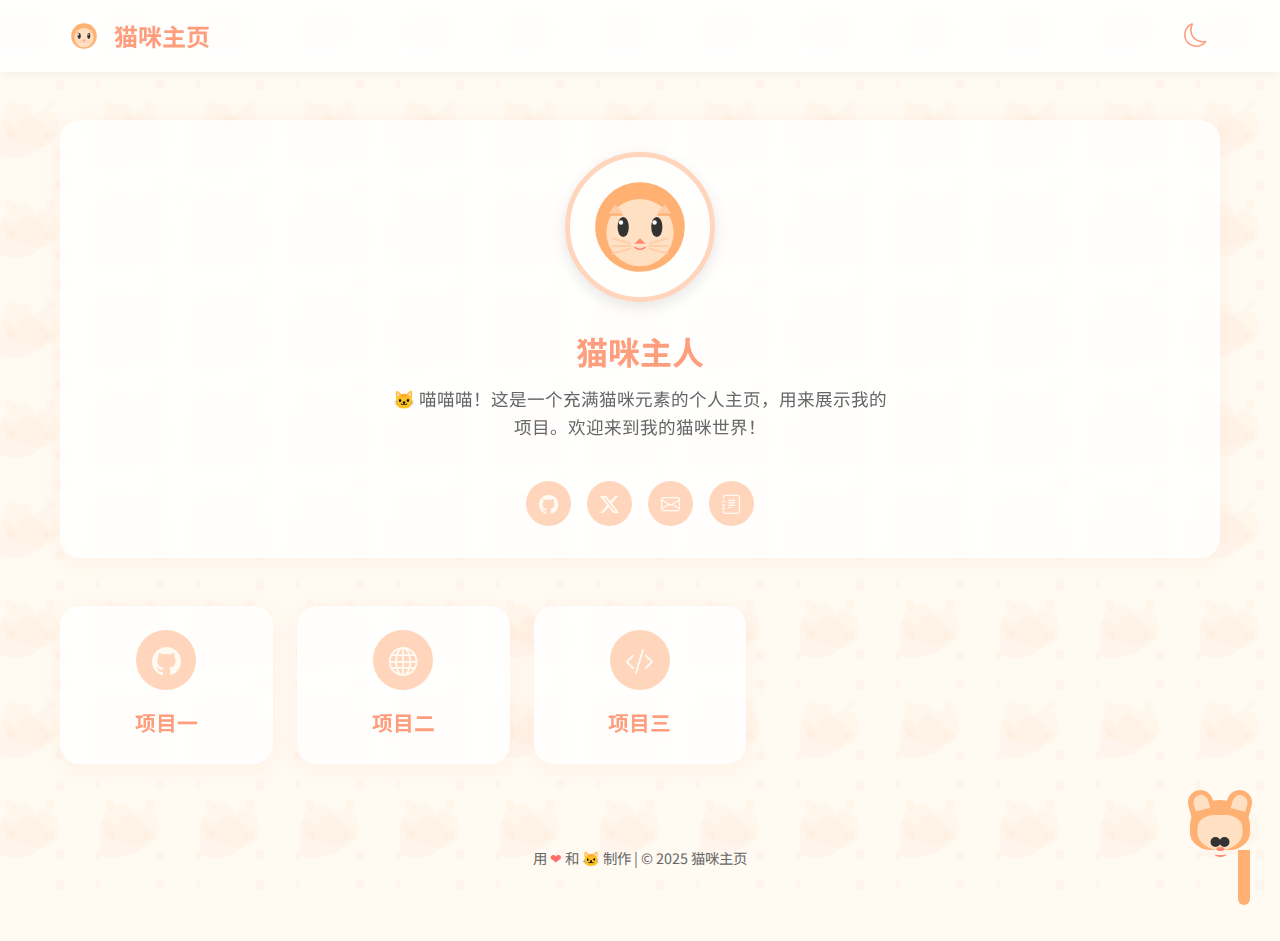
<file: index.html>
<!DOCTYPE html>
<html lang="zh-CN">
<head>
  <meta charset="UTF-8">
  <meta name="viewport" content="width=device-width, initial-scale=1.0">
  <title>猫咪风格个人主页</title>
  <meta name="description" content="一个超可爱的猫咪风格个人导航页面，带有精美的动画效果和响应式设计。">
  <meta name="keywords" content="个人主页,猫咪,导航,个人网站">
  <meta name="author" content="Your Name">
  
  <!-- 图标 -->
  <link rel="icon" href="static/img/favicon.svg" type="image/svg+xml">
  
  <!-- 样式表 -->
  <link rel="stylesheet" href="static/css/style.css">
  
  <!-- Bootstrap Icons -->
  <link rel="stylesheet" href="https://cdn.jsdelivr.net/npm/bootstrap-icons@1.11.1/font/bootstrap-icons.css">
  
  <!-- 预加载猫咪声音 -->
  <link rel="preload" href="static/sound/meow.mp3" as="audio">
</head>
<body>
  <!-- 加载动画 -->
  <div id="loader" class="loader">
    <div class="cat-loader">
      <div class="cat-head"></div>
      <div class="cat-body"></div>
      <div class="paw paw-left"></div>
      <div class="paw paw-right"></div>
    </div>
    <p>加载中...</p>
  </div>
  
  <!-- 头部导航 -->
  <header>
    <div class="nav-container">
      <div class="logo">
        <img src="static/img/cat-logo.svg" alt="猫咪Logo">
        <span>猫咪主页</span>
      </div>
      <button id="theme-toggle" class="theme-toggle" aria-label="切换主题">
        <i id="theme-icon" class="bi bi-moon"></i>
      </button>
    </div>
  </header>
  
  <!-- 主内容区 -->
  <main class="main-container">
    <!-- 个人信息区 -->
    <section class="profile-section">
      <!-- 猫爪背景装饰 -->
      <img src="static/img/paw-pattern.svg" alt="" class="paw-print paw-1">
      <img src="static/img/paw-pattern.svg" alt="" class="paw-print paw-2">
      
      <img src="static/img/cat-logo.svg" alt="个人头像" class="profile-img">
      <h1 class="profile-name">猫咪主人</h1>
      <p class="profile-bio">🐱 喵喵喵！这是一个充满猫咪元素的个人主页，用来展示我的项目。欢迎来到我的猫咪世界！</p>
      
      <!-- 社交链接 -->
      <div class="social-links">
        <a href="#" class="social-link" title="GitHub">
          <i class="bi bi-github"></i>
        </a>
        <a href="#" class="social-link" title="Twitter">
          <i class="bi bi-twitter-x"></i>
        </a>
        <a href="#" class="social-link" title="电子邮件">
          <i class="bi bi-envelope"></i>
        </a>
        <a href="#" class="social-link" title="博客">
          <i class="bi bi-journal-text"></i>
        </a>
      </div>
    </section>
    
    <!-- 项目区域 - 简化卡片样式 -->
    <section class="projects-section">
      <!-- 项目一 -->
      <a href="#" class="project-card">
        <div class="project-icon">
          <i class="bi bi-github"></i>
        </div>
        <h2 class="project-title">项目一</h2>
      </a>
      
      <!-- 项目二 -->
      <a href="#" class="project-card">
        <div class="project-icon">
          <i class="bi bi-github"></i>
        </div>
        <h2 class="project-title">项目二</h2>
      </a>
      
      <!-- 项目三 -->
      <a href="#" class="project-card">
        <div class="project-icon">
          <i class="bi bi-github"></i>
        </div>
        <h2 class="project-title">项目三</h2>
      </a>
    </section>
  </main>
  
  <!-- 猫咪动画元素 -->
  <div class="cat-container">
    <div class="cat">
      <div class="cat-head">
        <div class="cat-ear cat-ear-left">
          <div class="cat-ear-inner"></div>
        </div>
        <div class="cat-ear cat-ear-right">
          <div class="cat-ear-inner"></div>
        </div>
        <div class="cat-face">
          <div class="cat-eye cat-eye-left"></div>
          <div class="cat-eye cat-eye-right"></div>
          <div class="cat-nose"></div>
          <div class="cat-mouth"></div>
        </div>
      </div>
      <div class="cat-tail"></div>
    </div>
  </div>
  
  <!-- 页脚 -->
  <footer>
    <p>用 <span class="heart">❤</span> 和 🐱 制作 | &copy; 2025 猫咪主页</p>
  </footer>
  
  <!-- JavaScript -->
  <script src="static/js/script.js"></script>
</body>
</html>
</file>
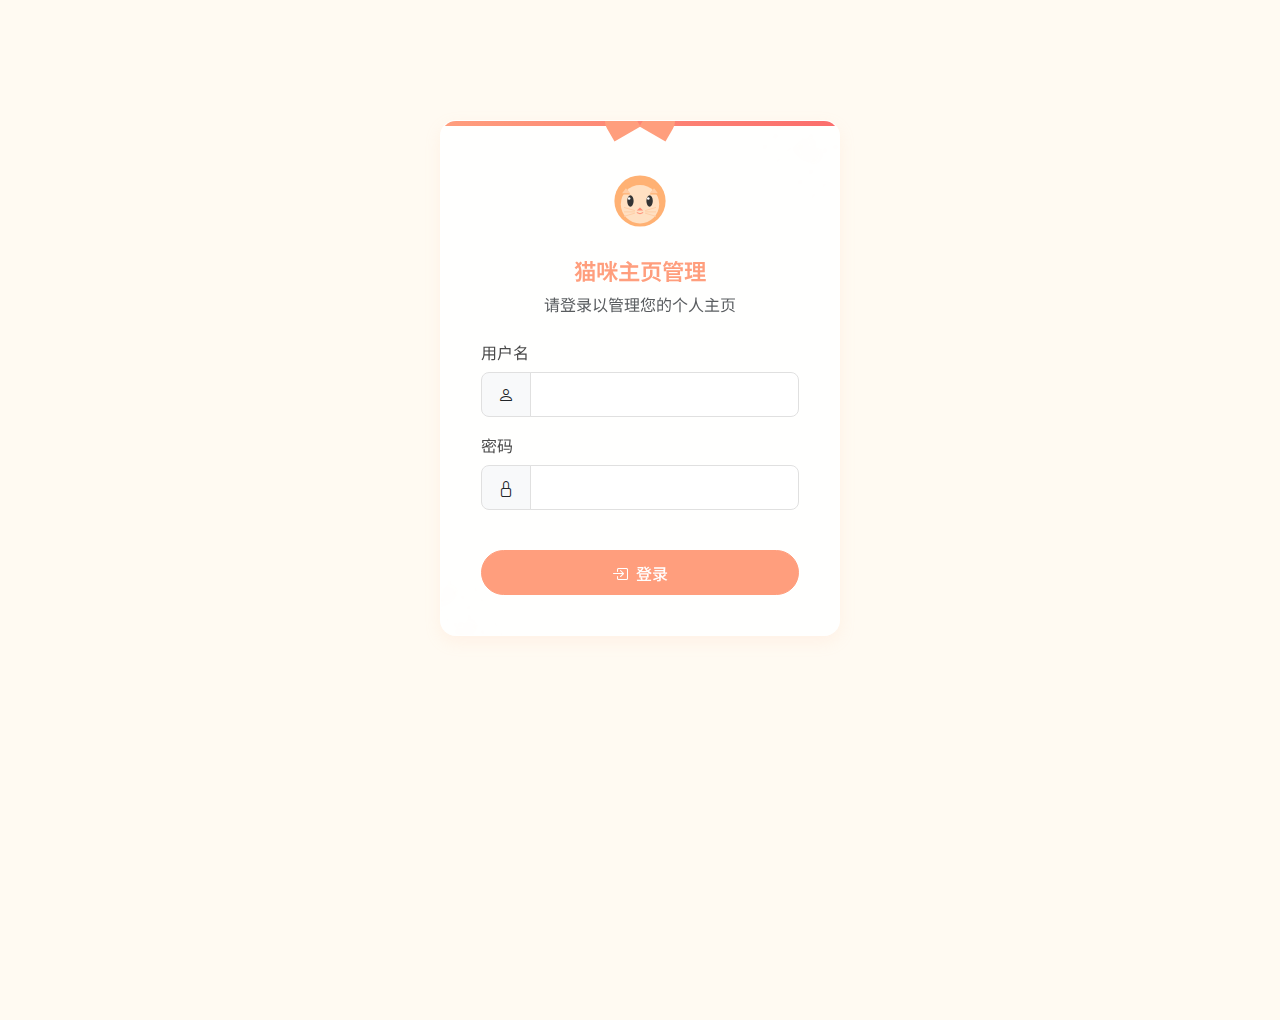
<file: admin.html>
<!DOCTYPE html>
<html lang="zh-CN">
<head>
  <meta charset="UTF-8">
  <meta name="viewport" content="width=device-width, initial-scale=1.0">
  <title>猫咪主页 - 后台管理</title>
  <meta name="robots" content="noindex, nofollow">
  <!-- Bootstrap CSS -->
  <link href="https://cdn.jsdelivr.net/npm/bootstrap@5.3.0-alpha1/dist/css/bootstrap.min.css" rel="stylesheet">
  <!-- Bootstrap Icons -->
  <link rel="stylesheet" href="https://cdn.jsdelivr.net/npm/bootstrap-icons@1.11.1/font/bootstrap-icons.css">
  <!-- Google Fonts -->
  <link href="https://fonts.googleapis.com/css2?family=Noto+Sans+SC:wght@300;400;500;700&display=swap" rel="stylesheet">
  <!-- 网站图标 -->
  <link rel="icon" href="static/img/favicon.svg" type="image/svg+xml">
  <style>
    :root {
      --primary-color: #ff9e7d;
      --primary-light: #ffd5bc;
      --primary-dark: #ff8a66;
      --accent-color: #fb6d6c;
      --dark-color: #333333;
      --light-color: #fffaf2;
      --neutral-color: #f8f9fa;
      --text-color: #4a4a4a;
      --border-radius: 16px;
      --box-shadow: 0 6px 16px rgba(253, 197, 158, 0.15);
      --transition: all 0.3s ease;
    }
    
    body {
      background-color: var(--light-color);
      color: var(--text-color);
      font-family: 'Noto Sans SC', sans-serif;
      min-height: 100vh;
      transition: var(--transition);
      background-image: url('static/img/paw-pattern.svg');
      background-size: 200px;
      background-attachment: fixed;
      background-blend-mode: overlay;
    }
    
    .admin-container {
      max-width: 1200px;
      margin: 0 auto;
      padding: 2rem;
    }
    
    .login-container {
      max-width: 400px;
      margin: 120px auto;
      padding: 2.5rem;
      border-radius: var(--border-radius);
      background-color: rgba(255, 255, 255, 0.9);
      backdrop-filter: blur(10px);
      -webkit-backdrop-filter: blur(10px);
      box-shadow: var(--box-shadow);
      transition: var(--transition);
      border: 1px solid rgba(255, 255, 255, 0.1);
      position: relative;
      overflow: hidden;
    }
    
    .login-container::before {
      content: '';
      position: absolute;
      top: 0;
      left: 0;
      width: 100%;
      height: 5px;
      background: linear-gradient(90deg, var(--primary-color), var(--accent-color));
      z-index: 1;
    }
    
    .btn-primary {
      background-color: var(--primary-color);
      border-color: var(--primary-color);
      color: white;
      border-radius: 50px;
      padding: 0.6rem 1.5rem;
      font-weight: 500;
      transition: var(--transition);
    }
    
    .btn-primary:hover {
      background-color: var(--primary-dark);
      border-color: var(--primary-dark);
      transform: translateY(-2px);
      box-shadow: 0 4px 12px rgba(255, 158, 125, 0.4);
    }
    
    .btn-primary:active {
      transform: translateY(0);
    }
    
    .btn-outline-primary {
      color: var(--primary-color);
      border-color: var(--primary-color);
      border-radius: 50px;
      transition: var(--transition);
    }
    
    .btn-outline-primary:hover {
      background-color: var(--primary-color);
      border-color: var(--primary-color);
      transform: translateY(-2px);
    }
    
    .admin-header {
      border-radius: var(--border-radius);
      margin-bottom: 2rem;
      padding: 1.5rem 2rem;
      background-color: rgba(255, 255, 255, 0.9);
      backdrop-filter: blur(10px);
      -webkit-backdrop-filter: blur(10px);
      box-shadow: var(--box-shadow);
      display: flex;
      justify-content: space-between;
      align-items: center;
      position: sticky;
      top: 1rem;
      z-index: 100;
      transition: var(--transition);
      border: 1px solid rgba(255, 255, 255, 0.1);
    }
    
    .card {
      border-radius: var(--border-radius);
      margin-bottom: 1.5rem;
      border: none;
      box-shadow: var(--box-shadow);
      background-color: rgba(255, 255, 255, 0.9);
      backdrop-filter: blur(10px);
      -webkit-backdrop-filter: blur(10px);
      transition: var(--transition);
      border: 1px solid rgba(255, 255, 255, 0.1);
    }
    
    .card-body {
      padding: 1.8rem;
    }
    
    .form-control,
    .input-group-text {
      border-radius: 8px;
      border-color: #e0e0e0;
      padding: 0.6rem 1rem;
      transition: var(--transition);
    }
    
    .form-control:focus {
      box-shadow: 0 0 0 0.25rem rgba(255, 158, 125, 0.25);
      border-color: var(--primary-color);
    }
    
    .nav-tabs {
      border-bottom: none;
      margin-bottom: 1.5rem;
      background-color: rgba(255, 255, 255, 0.7);
      border-radius: 100px;
      padding: 0.4rem;
      box-shadow: 0 2px 10px rgba(0, 0, 0, 0.05);
    }
    
    .nav-tabs .nav-link {
      border: none;
      border-radius: 100px;
      padding: 0.6rem 1.5rem;
      margin: 0 0.2rem;
      color: var(--text-color);
      transition: var(--transition);
    }
    
    .nav-tabs .nav-link:hover {
      background-color: rgba(255, 255, 255, 0.5);
    }
    
    .nav-tabs .nav-link.active {
      background-color: var(--primary-color);
      color: white;
      font-weight: 500;
      box-shadow: 0 4px 12px rgba(255, 158, 125, 0.4);
    }
    
    .hidden {
      display: none;
    }
    
    .logo-img {
      width: 40px;
      margin-right: 12px;
    }
    
    .brand-text {
      font-weight: 600;
      font-size: 1.4rem;
      color: var(--primary-color);
      margin: 0;
    }
    
    .list-group-item {
      border: none;
      background-color: rgba(255, 255, 255, 0.5);
      margin-bottom: 0.8rem;
      border-radius: 12px;
      transition: var(--transition);
      overflow: hidden;
    }
    
    .list-group-item:hover {
      transform: translateY(-2px);
      box-shadow: 0 4px 12px rgba(0, 0, 0, 0.05);
    }
    
    .project-icon-preview {
      width: 50px;
      height: 50px;
      display: flex;
      align-items: center;
      justify-content: center;
      font-size: 1.5rem;
      color: var(--primary-color);
      background-color: white;
      box-shadow: 0 4px 12px rgba(0, 0, 0, 0.05);
    }
    
    .social-link-item {
      border-radius: 12px;
      background-color: rgba(255, 255, 255, 0.5);
      transition: var(--transition);
    }
    
    .social-link-item:hover {
      box-shadow: 0 4px 12px rgba(0, 0, 0, 0.05);
    }
    
    /* 猫爪背景装饰 */
    .paw-decoration {
      position: absolute;
      opacity: 0.1;
      z-index: -1;
    }
    
    .paw-1 {
      top: -40px;
      right: -20px;
      transform: rotate(45deg);
      width: 100px;
    }
    
    .paw-2 {
      bottom: -30px;
      left: -30px;
      transform: rotate(-30deg);
      width: 80px;
    }
    
    /* 添加猫咪图案到登录框 */
    .cat-ears {
      position: absolute;
      top: -15px;
      left: 50%;
      transform: translateX(-50%);
      width: 80px;
      height: 30px;
      z-index: 2;
    }
    
    .cat-ear {
      position: absolute;
      width: 30px;
      height: 30px;
      background-color: var(--primary-color);
      border-radius: 50% 50% 0 0;
    }
    
    .cat-ear-left {
      left: 5px;
      transform: rotate(-30deg);
    }
    
    .cat-ear-right {
      right: 5px;
      transform: rotate(30deg);
    }
    
    /* 进度指示器 */
    .saving-indicator {
      position: fixed;
      top: 20px;
      right: 20px;
      background-color: rgba(0, 0, 0, 0.8);
      color: white;
      padding: 10px 20px;
      border-radius: 50px;
      box-shadow: 0 4px 12px rgba(0, 0, 0, 0.2);
      z-index: 9999;
      display: flex;
      align-items: center;
      gap: 10px;
      opacity: 0;
      transform: translateY(-20px);
      transition: opacity 0.3s ease, transform 0.3s ease;
    }
    
    .saving-indicator.show {
      opacity: 1;
      transform: translateY(0);
    }
    
    .spinner {
      width: 20px;
      height: 20px;
      border: 3px solid rgba(255, 255, 255, 0.3);
      border-radius: 50%;
      border-top-color: white;
      animation: spin 1s linear infinite;
    }
    
    @keyframes spin {
      to { transform: rotate(360deg); }
    }
    
    /* 响应式调整 */
    @media (max-width: 768px) {
      .admin-container {
        padding: 1rem;
      }
      
      .admin-header {
        padding: 1rem;
        margin-bottom: 1.5rem;
        position: relative;
        top: 0;
      }
      
      .card-body {
        padding: 1.2rem;
      }
      
      .nav-tabs .nav-link {
        padding: 0.5rem 1rem;
        font-size: 0.9rem;
      }
    }
  </style>
</head>
<body>
  <!-- 保存指示器 -->
  <div id="saving-indicator" class="saving-indicator">
    <div class="spinner"></div>
    <span id="saving-message">正在保存...</span>
  </div>

  <!-- 登录界面 -->
  <div id="login-page" class="login-container">
    <!-- 猫耳装饰 -->
    <div class="cat-ears">
      <div class="cat-ear cat-ear-left"></div>
      <div class="cat-ear cat-ear-right"></div>
    </div>
    
    <!-- 猫爪背景装饰 -->
    <img src="static/img/paw-pattern.svg" alt="" class="paw-decoration paw-1">
    <img src="static/img/paw-pattern.svg" alt="" class="paw-decoration paw-2">
    
    <div class="text-center mb-4">
      <img src="static/img/cat-logo.svg" alt="猫咪Logo" class="mb-3" style="width: 80px;">
      <h2 class="brand-text mb-2">猫咪主页管理</h2>
      <p class="text-muted">请登录以管理您的个人主页</p>
    </div>
    <form id="login-form">
      <div class="mb-3">
        <label for="username" class="form-label">用户名</label>
        <div class="input-group">
          <span class="input-group-text"><i class="bi bi-person"></i></span>
          <input type="text" class="form-control" id="username" required>
        </div>
      </div>
      <div class="mb-3">
        <label for="password" class="form-label">密码</label>
        <div class="input-group">
          <span class="input-group-text"><i class="bi bi-lock"></i></span>
          <input type="password" class="form-control" id="password" required>
        </div>
      </div>
      <div class="alert alert-danger hidden" id="login-error">
        <i class="bi bi-exclamation-triangle-fill me-2"></i>用户名或密码错误
      </div>
      <button type="submit" class="btn btn-primary w-100 mt-4">
        <i class="bi bi-box-arrow-in-right me-2"></i>登录
      </button>
    </form>
  </div>

  <!-- 管理界面 -->
  <div id="admin-panel" class="admin-container hidden">
    <div class="admin-header">
      <div class="d-flex align-items-center">
        <img src="static/img/cat-logo.svg" alt="猫咪Logo" class="logo-img">
        <h2 class="brand-text">猫咪主页管理</h2>
      </div>
      <div class="d-flex align-items-center">
        <button id="logout-btn" class="btn btn-outline-primary">
          <i class="bi bi-box-arrow-right me-1"></i> 退出
        </button>
      </div>
    </div>

    <ul class="nav nav-tabs mb-4" id="adminTabs" role="tablist">
      <li class="nav-item" role="presentation">
        <button class="nav-link active" id="profile-tab" data-bs-toggle="tab" data-bs-target="#profile" type="button" role="tab">
          <i class="bi bi-person-circle me-1"></i> 个人信息
        </button>
      </li>
      <li class="nav-item" role="presentation">
        <button class="nav-link" id="projects-tab" data-bs-toggle="tab" data-bs-target="#projects" type="button" role="tab">
          <i class="bi bi-grid-1x2 me-1"></i> 项目管理
        </button>
      </li>
      <li class="nav-item" role="presentation">
        <button class="nav-link" id="settings-tab" data-bs-toggle="tab" data-bs-target="#settings" type="button" role="tab">
          <i class="bi bi-gear me-1"></i> 网站设置
        </button>
      </li>
    </ul>

    <div class="tab-content" id="adminTabContent">
      <!-- 个人信息编辑 -->
      <div class="tab-pane fade show active" id="profile" role="tabpanel">
        <div class="card">
          <div class="card-body">
            <h4 class="card-title mb-3">
              <i class="bi bi-person-vcard me-2 text-primary"></i>个人资料
            </h4>
            <form id="profile-form">
              <div class="mb-3">
                <label for="profile-name" class="form-label">名称</label>
                <div class="input-group">
                  <span class="input-group-text"><i class="bi bi-person"></i></span>
                  <input type="text" class="form-control" id="profile-name">
                </div>
              </div>
              <div class="mb-3">
                <label for="profile-bio" class="form-label">简介</label>
                <div class="input-group">
                  <span class="input-group-text"><i class="bi bi-chat-quote"></i></span>
                  <textarea class="form-control" id="profile-bio" rows="3"></textarea>
                </div>
              </div>
              <button type="submit" class="btn btn-primary">
                <i class="bi bi-check2-circle me-1"></i> 保存个人信息
              </button>
            </form>
          </div>
        </div>

        <div class="card mt-4">
          <div class="card-body">
            <h4 class="card-title mb-3">
              <i class="bi bi-share me-2 text-primary"></i>社交链接
            </h4>
            <div id="social-links-container">
              <!-- 社交链接将在这里动态生成 -->
            </div>
            <div class="d-flex mt-3">
              <button id="add-social-link" class="btn btn-outline-primary me-2">
                <i class="bi bi-plus-circle me-1"></i> 添加社交链接
              </button>
              <button id="save-social-links" class="btn btn-primary">
                <i class="bi bi-check2-circle me-1"></i> 保存社交链接
              </button>
            </div>
          </div>
        </div>
      </div>

      <!-- 项目管理 -->
      <div class="tab-pane fade" id="projects" role="tabpanel">
        <div class="card">
          <div class="card-body">
            <div class="d-flex justify-content-between align-items-center mb-3">
              <h4 class="card-title mb-0">
                <i class="bi bi-folder2-open me-2 text-primary"></i>项目列表
              </h4>
              <button id="add-project" class="btn btn-outline-primary">
                <i class="bi bi-plus-circle me-1"></i> 添加项目
              </button>
            </div>
            <div id="projects-container" class="list-group mt-4">
              <!-- 项目将在这里动态生成 -->
            </div>
            <div class="text-center text-muted small mt-3">
              <i class="bi bi-info-circle me-1"></i>点击项目卡片进行编辑或删除
            </div>
          </div>
        </div>

        <div class="card mt-4 hidden" id="project-edit-card">
          <div class="card-body">
            <h4 class="card-title mb-3">
              <i class="bi bi-pencil-square me-2 text-primary"></i>编辑项目
            </h4>
            <form id="project-form">
              <input type="hidden" id="project-id">
              <div class="mb-3">
                <label for="project-title" class="form-label">项目名称</label>
                <div class="input-group">
                  <span class="input-group-text"><i class="bi bi-tag"></i></span>
                  <input type="text" class="form-control" id="project-title" required>
                </div>
              </div>
              <div class="mb-3">
                <label for="project-icon" class="form-label">图标 (Bootstrap Icons)</label>
                <div class="input-group">
                  <span class="input-group-text"><i class="bi bi-image"></i></span>
                  <input type="text" class="form-control" id="project-icon" placeholder="github">
                </div>
                <div class="form-text">
                  <i class="bi bi-info-circle me-1"></i>输入Bootstrap Icons名称，例如：github, code, globe等
                </div>
                <div class="mt-2 d-flex align-items-center">
                  <span class="me-2">预览: </span>
                  <div class="project-icon-preview rounded-circle">
                    <i id="icon-preview" class="bi bi-github"></i>
                  </div>
                </div>
              </div>
              <div class="mb-3">
                <label for="project-link" class="form-label">链接地址</label>
                <div class="input-group">
                  <span class="input-group-text"><i class="bi bi-link-45deg"></i></span>
                  <input type="url" class="form-control" id="project-link" placeholder="https://...">
                </div>
              </div>
              <div class="d-flex gap-2">
                <button type="submit" class="btn btn-primary">
                  <i class="bi bi-check2-circle me-1"></i> 保存项目
                </button>
                <button type="button" id="cancel-project-edit" class="btn btn-outline-secondary">
                  <i class="bi bi-x-circle me-1"></i> 取消
                </button>
              </div>
            </form>
          </div>
        </div>
      </div>

      <!-- 网站设置 -->
      <div class="tab-pane fade" id="settings" role="tabpanel">
        <div class="card">
          <div class="card-body">
            <h4 class="card-title mb-3">
              <i class="bi bi-sliders me-2 text-primary"></i>网站设置
            </h4>
            <form id="settings-form">
              <div class="mb-3">
                <label for="site-title" class="form-label">网站标题</label>
                <div class="input-group">
                  <span class="input-group-text"><i class="bi bi-type-h1"></i></span>
                  <input type="text" class="form-control" id="site-title">
                </div>
              </div>
              <div class="mb-3">
                <label for="site-description" class="form-label">网站描述</label>
                <div class="input-group">
                  <span class="input-group-text"><i class="bi bi-card-text"></i></span>
                  <textarea class="form-control" id="site-description" rows="2"></textarea>
                </div>
                <div class="form-text">
                  <i class="bi bi-info-circle me-1"></i>网站描述将用于SEO和分享页面时的预览
                </div>
              </div>
              <!-- 隐藏字段保存主题值 -->
              <input type="hidden" id="site-theme" value="default">
              <button type="submit" class="btn btn-primary">
                <i class="bi bi-check2-circle me-1"></i> 保存设置
              </button>
            </form>
          </div>
        </div>
        
        <!-- 主题选择卡片 -->
        <div class="card mt-4">
          <div class="card-body">
            <h4 class="card-title mb-3">
              <i class="bi bi-palette me-2 text-primary"></i>主题设置
            </h4>
            <p>选择一个主题来改变网站的外观风格：</p>
            
            <!-- 主题选择区域 -->
            <div id="theme-select-container" class="row g-3 mt-2">
              <!-- 主题选项将动态加载在这里 -->
            </div>
            
            <style>
              .theme-card {
                cursor: pointer;
                border: 2px solid #e9e9e9;
                border-radius: 16px;
                padding: 15px;
                transition: all 0.3s ease;
                margin-bottom: 15px;
                display: flex;
                align-items: center;
                background-color: white;
              }
              
              .theme-card:hover {
                transform: translateY(-3px);
                box-shadow: 0 8px 15px rgba(0, 0, 0, 0.1);
              }
              
              .theme-card.active {
                border-color: var(--primary-color);
                background-color: rgba(255, 158, 125, 0.05);
              }
              
              .theme-preview {
                width: 50px;
                height: 50px;
                border-radius: 50%;
                margin-right: 15px;
                box-shadow: 0 2px 8px rgba(0, 0, 0, 0.15);
              }
              
              .theme-info {
                flex-grow: 1;
              }
              
              .theme-info h5 {
                margin-bottom: 4px;
                font-size: 1rem;
                font-weight: 600;
              }
              
              .theme-info small {
                color: #888;
                font-size: 0.8rem;
              }
              
              .theme-preview-area {
                margin-top: 20px;
                padding: 15px;
                border-radius: 12px;
                border: 1px dashed #ccc;
                background-color: rgba(255, 255, 255, 0.5);
                display: flex;
                flex-direction: column;
                align-items: center;
              }
              
              .theme-preview-area p {
                margin-bottom: 0;
              }
              
              .theme-save-btn {
                margin-top: 20px;
              }
            </style>
            
            <!-- 主题预览区域 -->
            <div class="theme-preview-area">
              <h6 class="text-center">主题预览</h6>
              <p id="theme-preview-text" class="text-center">当前选择：默认主题</p>
            </div>
            
            <!-- 应用主题按钮 -->
            <div class="text-center theme-save-btn">
              <button type="button" class="btn btn-primary" onclick="document.getElementById('settings-form').dispatchEvent(new Event('submit'))">
                <i class="bi bi-check2-circle me-1"></i> 应用并保存主题
              </button>
            </div>
          </div>
        </div>
        
        <div class="card mt-4">
          <div class="card-body">
            <h4 class="card-title mb-3">
              <i class="bi bi-shield-check me-2 text-primary"></i>系统信息
            </h4>
            <div class="table-responsive">
              <table class="table table-borderless">
                <tbody>
                  <tr>
                    <td width="30%"><strong>状态</strong></td>
                    <td>
                      <span class="badge bg-success">
                        <i class="bi bi-check-circle me-1"></i>正常运行中
                      </span>
                    </td>
                  </tr>
                  <tr>
                    <td><strong>运行模式</strong></td>
                    <td>
                      <span id="mode-badge" class="badge bg-warning">
                        <i class="bi bi-exclamation-triangle me-1"></i>测试模式
                      </span>
                    </td>
                  </tr>
                  <tr>
                    <td><strong>版本</strong></td>
                    <td>v1.0.0</td>
                  </tr>
                  <tr>
                    <td><strong>最后更新</strong></td>
                    <td id="last-updated">--</td>
                  </tr>
                </tbody>
              </table>
            </div>
          </div>
        </div>
      </div>
    </div>
  </div>

  <!-- Bootstrap JS -->
  <script src="https://cdn.jsdelivr.net/npm/bootstrap@5.3.0-alpha1/dist/js/bootstrap.bundle.min.js"></script>
  <!-- 管理脚本 -->
  <script src="static/js/admin.js"></script>
</body>
</html>
</file>
<file: static/css/style.css>
/* 
 * 猫咪风格个人主页 - 主样式表
 * 作者: AI助手
 */

/* 导入字体 */
@import url('https://fonts.googleapis.com/css2?family=Noto+Sans+SC:wght@300;400;500;700&display=swap');

/* 变量定义 - 浅色模式 */
:root {
  --bg-primary: #fffaf2;
  --bg-secondary: #fff5e6;
  --text-primary: #333333;
  --text-secondary: #666666;
  --accent-primary: #ff9e7d;  /* 猫咪橙 */
  --accent-secondary: #ffd5bc;
  --card-bg: rgba(255, 255, 255, 0.85);
  --card-shadow: 0 4px 20px rgba(253, 197, 158, 0.15);
  --nav-bg: rgba(255, 255, 255, 0.9);
  --paw-color: #ffbb94;
  --cat-primary: #ffb173;
  --cat-secondary: #ffe0c2;
  --transition-speed: 0.3s;
}

/* 变量定义 - 深色模式 */
[data-theme="dark"] {
  --bg-primary: #2d2b38;
  --bg-secondary: #252334;
  --text-primary: #f0f0f0;
  --text-secondary: #c0c0c0;
  --accent-primary: #ff9e7d;  /* 保持猫咪橙 */
  --accent-secondary: #bc8571;
  --card-bg: rgba(47, 45, 60, 0.85);
  --card-shadow: 0 4px 20px rgba(0, 0, 0, 0.25);
  --nav-bg: rgba(39, 38, 54, 0.9);
  --paw-color: #ffbb94;
  --cat-primary: #ffb173;
  --cat-secondary: #db9461;
}

/* 基础样式重置 */
* {
  margin: 0;
  padding: 0;
  box-sizing: border-box;
}

body {
  font-family: 'Noto Sans SC', sans-serif;
  background: var(--bg-primary);
  color: var(--text-primary);
  line-height: 1.6;
  overflow-x: hidden;
  background-image: url('../img/paw-pattern.svg');
  background-size: 200px;
  background-attachment: fixed;
  transition: background-color var(--transition-speed) ease, color var(--transition-speed) ease;
}

a {
  text-decoration: none;
  color: inherit;
  transition: all 0.3s ease;
}

ul {
  list-style: none;
}

/* 加载动画 */
.loader {
  position: fixed;
  top: 0;
  left: 0;
  width: 100%;
  height: 100%;
  background: var(--bg-primary);
  display: flex;
  flex-direction: column;
  align-items: center;
  justify-content: center;
  z-index: 9999;
  transition: opacity 0.5s ease;
}

.cat-loader {
  width: 80px;
  height: 80px;
  position: relative;
  margin-bottom: 20px;
}

.cat-loader .cat-head {
  width: 50px;
  height: 40px;
  background: var(--cat-primary);
  border-radius: 50% 50% 35% 35%;
  position: absolute;
  top: 10px;
  left: 50%;
  transform: translateX(-50%);
  animation: cat-head 1.5s infinite;
}

.cat-loader .cat-body {
  width: 60px;
  height: 30px;
  background: var(--cat-primary);
  border-radius: 50% 50% 50% 50% / 70% 70% 40% 40%;
  position: absolute;
  bottom: 0;
  left: 50%;
  transform: translateX(-50%);
}

.cat-loader .paw {
  width: 15px;
  height: 10px;
  background: var(--cat-secondary);
  border-radius: 50%;
  position: absolute;
  bottom: 0;
}

.cat-loader .paw-left {
  left: 10px;
  animation: paw-left 0.8s infinite;
}

.cat-loader .paw-right {
  right: 10px;
  animation: paw-right 0.8s infinite;
}

@keyframes cat-head {
  0%, 100% { transform: translateX(-50%) translateY(0); }
  50% { transform: translateX(-50%) translateY(-5px); }
}

@keyframes paw-left {
  0%, 100% { transform: translateY(0); }
  50% { transform: translateY(-8px); }
}

@keyframes paw-right {
  0%, 100% { transform: translateY(0); }
  50% { transform: translateY(-8px); }
  25%, 75% { transform: translateY(-4px); }
}

.loader p {
  color: var(--text-secondary);
  font-size: 1.2rem;
  animation: blink 1.5s infinite;
}

@keyframes blink {
  0%, 100% { opacity: 0.3; }
  50% { opacity: 1; }
}

/* 头部导航栏 */
header {
  position: fixed;
  top: 0;
  width: 100%;
  background: var(--nav-bg);
  backdrop-filter: blur(10px);
  -webkit-backdrop-filter: blur(10px);
  z-index: 1000;
  box-shadow: 0 2px 10px rgba(0, 0, 0, 0.05);
  transition: background var(--transition-speed) ease;
}

.nav-container {
  display: flex;
  justify-content: space-between;
  align-items: center;
  padding: 1rem 5%;
  max-width: 1400px;
  margin: 0 auto;
}

.logo {
  display: flex;
  align-items: center;
  font-weight: 700;
  font-size: 1.5rem;
  color: var(--accent-primary);
}

.logo img {
  height: 40px;
  margin-right: 10px;
}

.theme-toggle {
  background: none;
  border: none;
  cursor: pointer;
  width: 40px;
  height: 40px;
  display: flex;
  align-items: center;
  justify-content: center;
  color: var(--accent-primary);
  font-size: 1.5rem;
}

/* 主要内容区 */
.main-container {
  max-width: 1200px;
  margin: 120px auto 50px;
  padding: 0 20px;
}

/* 个人信息区 */
.profile-section {
  display: flex;
  align-items: center;
  justify-content: center;
  flex-direction: column;
  text-align: center;
  padding: 2rem;
  margin-bottom: 3rem;
  border-radius: 20px;
  background: var(--card-bg);
  box-shadow: var(--card-shadow);
  backdrop-filter: blur(10px);
  -webkit-backdrop-filter: blur(10px);
  position: relative;
  overflow: hidden;
  transition: background var(--transition-speed) ease, box-shadow var(--transition-speed) ease;
}

.profile-img {
  width: 150px;
  height: 150px;
  border-radius: 50%;
  object-fit: cover;
  border: 5px solid var(--accent-secondary);
  margin-bottom: 1.5rem;
  box-shadow: 0 5px 15px rgba(0, 0, 0, 0.1);
  transition: transform 0.3s ease, border-color 0.3s ease;
}

.profile-img:hover {
  transform: scale(1.05);
  border-color: var(--accent-primary);
}

.profile-name {
  font-size: 2rem;
  font-weight: 700;
  margin-bottom: 0.5rem;
  color: var(--accent-primary);
}

.profile-bio {
  font-size: 1.1rem;
  max-width: 500px;
  margin: 0 auto 1.5rem;
  color: var(--text-secondary);
}

.social-links {
  display: flex;
  gap: 1rem;
  margin-top: 1rem;
}

.social-link {
  width: 45px;
  height: 45px;
  border-radius: 50%;
  display: flex;
  align-items: center;
  justify-content: center;
  background: var(--accent-secondary);
  color: var(--bg-primary);
  font-size: 1.2rem;
  transition: all 0.3s ease;
}

.social-link:hover {
  background: var(--accent-primary);
  transform: translateY(-3px);
}

/* 猫爪背景图案 */
.paw-print {
  position: absolute;
  opacity: 0.1;
  z-index: -1;
}

.paw-1 {
  top: 10%;
  left: 10%;
  transform: rotate(20deg);
  width: 60px;
}

.paw-2 {
  bottom: 15%;
  right: 10%;
  transform: rotate(-15deg);
  width: 45px;
}

/* 项目区域 - 简化卡片样式 */
.projects-section {
  display: grid;
  grid-template-columns: repeat(auto-fill, minmax(180px, 1fr));
  gap: 1.5rem;
  margin-bottom: 3rem;
}

.project-card {
  border-radius: 20px;
  padding: 1.5rem;
  background: var(--card-bg);
  box-shadow: var(--card-shadow);
  backdrop-filter: blur(10px);
  -webkit-backdrop-filter: blur(10px);
  transition: transform 0.3s ease, box-shadow 0.3s ease;
  display: flex;
  flex-direction: column;
  align-items: center;
  text-align: center;
  position: relative;
  overflow: hidden;
  cursor: pointer;
}

.project-card::before {
  content: '';
  position: absolute;
  top: 0;
  left: 0;
  width: 100%;
  height: 5px;
  background: var(--accent-primary);
  transform: scaleX(0);
  transform-origin: left;
  transition: transform 0.3s ease;
}

.project-card:hover {
  transform: translateY(-7px);
  box-shadow: 0 15px 30px rgba(253, 197, 158, 0.2);
}

.project-card:hover::before {
  transform: scaleX(1);
}

.project-icon {
  width: 60px;
  height: 60px;
  border-radius: 50%;
  background: var(--accent-secondary);
  display: flex;
  align-items: center;
  justify-content: center;
  margin-bottom: 1rem;
  font-size: 1.8rem;
  color: var(--bg-primary);
  transition: transform 0.3s ease, background 0.3s ease;
}

.project-card:hover .project-icon {
  transform: scale(1.1) rotate(5deg);
  background: var(--accent-primary);
}

.project-title {
  font-size: 1.3rem;
  font-weight: 700;
  color: var(--accent-primary);
  transition: color 0.3s ease;
}

.project-card:hover .project-title {
  color: var(--accent-primary);
}

/* 波纹点击效果 */
.ripple {
  position: absolute;
  border-radius: 50%;
  transform: scale(0);
  animation: ripple 0.6s linear;
  background-color: rgba(255, 158, 125, 0.3);
  pointer-events: none;
  z-index: 1;
}

@keyframes ripple {
  to {
    transform: scale(4);
    opacity: 0;
  }
}

/* 猫咪脚印装饰 */
.project-card:nth-child(odd)::after {
  content: '';
  position: absolute;
  bottom: 10px;
  right: 15px;
  width: 25px;
  height: 25px;
  background-image: url('../img/paw-pattern.svg');
  background-size: contain;
  opacity: 0.1;
  transform: rotate(45deg);
}

.project-card:nth-child(even)::after {
  content: '';
  position: absolute;
  bottom: 10px;
  left: 15px;
  width: 25px;
  height: 25px;
  background-image: url('../img/paw-pattern.svg');
  background-size: contain;
  opacity: 0.1;
  transform: rotate(-45deg);
}

/* 猫咪动画元素 */
.cat-container {
  position: fixed;
  bottom: 20px;
  right: 20px;
  width: 80px;
  height: 80px;
  z-index: 900;
  cursor: pointer;
}

.cat {
  width: 80px;
  height: 80px;
  position: relative;
}

.cat-head {
  position: absolute;
  top: 0;
  width: 60px;
  height: 50px;
  background: var(--cat-primary);
  border-radius: 50% 50% 35% 35%;
  left: 50%;
  transform: translateX(-50%);
}

.cat-ear {
  position: absolute;
  width: 25px;
  height: 25px;
  background: var(--cat-primary);
  top: -10px;
  border-radius: 50% 50% 0 0;
}

.cat-ear-left {
  left: -2px;
  transform: rotate(-15deg);
}

.cat-ear-right {
  right: -2px;
  transform: rotate(15deg);
}

.cat-ear-inner {
  position: absolute;
  width: 15px;
  height: 15px;
  background: var(--cat-secondary);
  border-radius: 50% 50% 0 0;
  top: 5px;
  left: 50%;
  transform: translateX(-50%);
}

.cat-face {
  position: absolute;
  width: 45px;
  height: 35px;
  background: var(--cat-secondary);
  border-radius: 45% 45% 60% 60%;
  top: 15px;
  left: 50%;
  transform: translateX(-50%);
}

.cat-eye {
  position: absolute;
  width: 10px;
  height: 10px;
  background: var(--text-primary);
  border-radius: 50%;
  top: 22px;
}

.cat-eye-left {
  left: 13px;
}

.cat-eye-right {
  right: 13px;
}

.cat-nose {
  position: absolute;
  width: 8px;
  height: 4px;
  background: #ff8a73;
  border-radius: 50%;
  top: 32px;
  left: 50%;
  transform: translateX(-50%);
}

.cat-mouth {
  position: absolute;
  width: 12px;
  height: 6px;
  border-bottom: 2px solid #ff8a73;
  border-radius: 0 0 50% 50%;
  top: 36px;
  left: 50%;
  transform: translateX(-50%);
}

.cat-tail {
  position: absolute;
  width: 12px;
  height: 55px;
  background: var(--cat-primary);
  bottom: -25px;
  right: 10px;
  border-radius: 0 0 20px 20px;
  transform-origin: top center;
  animation: tail-wag 3s infinite ease-in-out;
}

/* 猫咪点击动画 */
.cat-animate .cat-head {
  animation: cat-nod 0.5s;
}

@keyframes cat-nod {
  0%, 100% { transform: translateX(-50%) rotate(0); }
  50% { transform: translateX(-50%) rotate(10deg); }
}

@keyframes tail-wag {
  0%, 100% { transform: rotate(0); }
  25% { transform: rotate(15deg); }
  50% { transform: rotate(-15deg); }
  75% { transform: rotate(10deg); }
}

/* 猫爪动画效果 */
.paw-effect {
  position: absolute;
  width: 40px;
  height: 40px;
  pointer-events: none;
  opacity: 0;
  z-index: 9999;
}

/* 页脚 */
footer {
  text-align: center;
  padding: 2rem 0;
  margin-top: 3rem;
  color: var(--text-secondary);
  font-size: 0.9rem;
}

.heart {
  color: #ff6b6b;
  display: inline-block;
  animation: heartbeat 1.5s infinite;
}

@keyframes heartbeat {
  0%, 100% { transform: scale(1); }
  50% { transform: scale(1.1); }
}

/* 响应式适配 */
@media (max-width: 768px) {
  .profile-img {
    width: 120px;
    height: 120px;
  }
  
  .profile-name {
    font-size: 1.8rem;
  }
  
  .projects-section {
    grid-template-columns: repeat(2, 1fr);
    gap: 1rem;
  }
  
  .project-card {
    padding: 1.2rem;
  }
  
  .project-icon {
    width: 50px;
    height: 50px;
    font-size: 1.5rem;
  }
  
  .project-title {
    font-size: 1.1rem;
  }
  
  .cat-container {
    bottom: 10px;
    right: 10px;
    width: 60px;
    height: 60px;
  }
  
  .cat {
    width: 60px;
    height: 60px;
  }
}

@media (max-width: 480px) {
  .projects-section {
    grid-template-columns: 1fr 1fr;
  }
}

/* 在暗模式下猫咪的眼睛变化 */
[data-theme="dark"] .cat-eye {
  background: #ffcc4d;
  box-shadow: 0 0 5px #ffcc4d;
}

/* 全局过渡效果 */
.fade-transition {
  animation: fadeIn 0.5s ease-in-out;
}

@keyframes fadeIn {
  from { opacity: 0; transform: translateY(10px); }
  to { opacity: 1; transform: translateY(0); }
}
</file>
